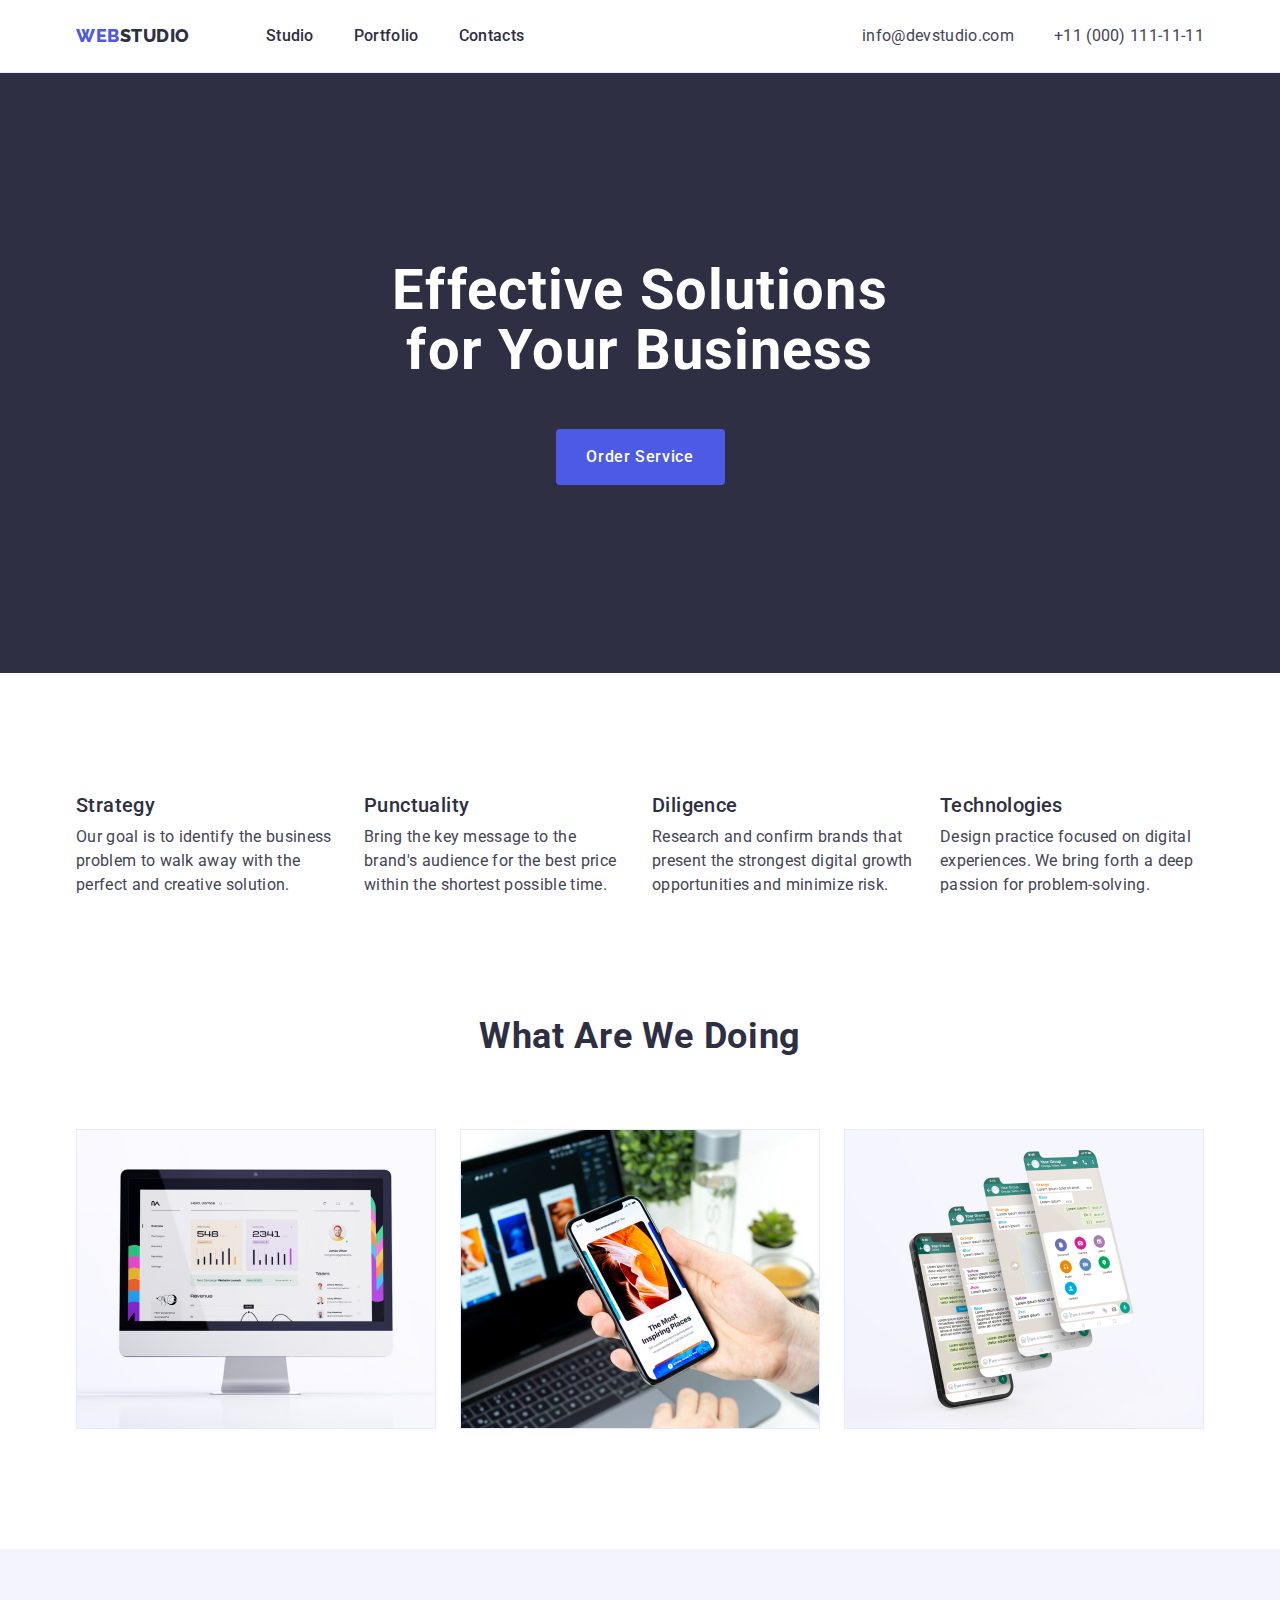
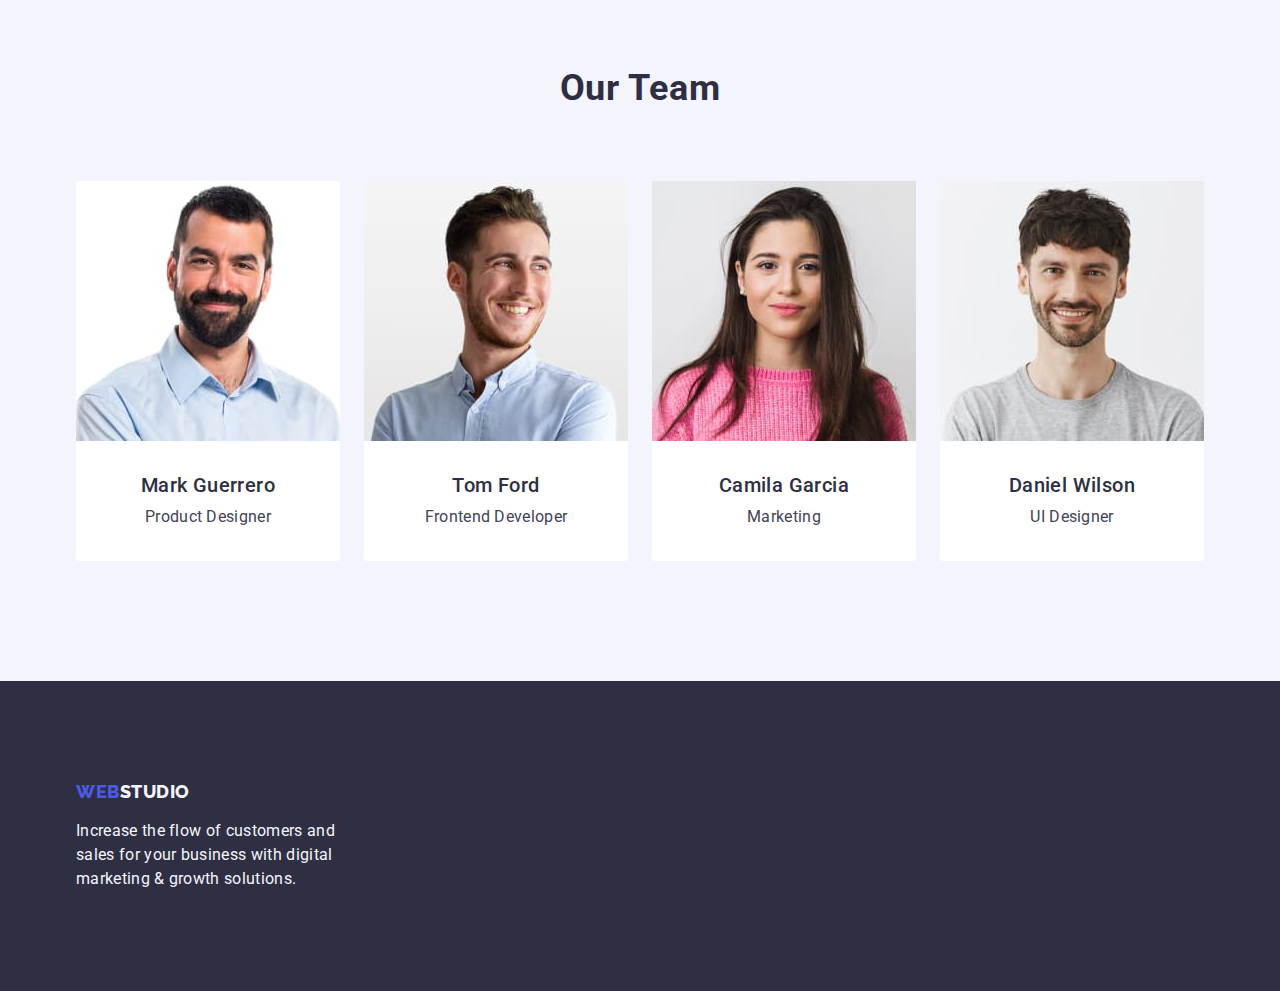
<file: index.html>
<!DOCTYPE html>
<html lang="en">
  <head>
    <meta charset="UTF-8" />
    <meta http-equiv="X-UA-Compatible" content="IE=edge" />
    <meta name="viewport" content="width=, initial-scale=1.0" />
    <title>WebStudio</title>
    <link
      rel="stylesheet"
      href="https://cdnjs.cloudflare.com/ajax/libs/modern-normalize/1.1.0/modern-normalize.min.css"
    />
    <link rel="preconnect" href="https://fonts.googleapis.com" />
    <link rel="preconnect" href="https://fonts.gstatic.com" crossorigin />
    <link
      href="https://fonts.googleapis.com/css2?family=Raleway:wght@800&family=Roboto:wght@400;500;700&display=swap"
      rel="stylesheet"
    />
    <link rel="stylesheet" href="./css/styles.css" />
  </head>
  <body>
    <header class="page-header">
      <div class="header-container container">
        <nav class="page-nav">
          <a class="logo-header link" href="./index.html"
            >Web<span class="logo-header-studio">Studio</span>
          </a>

          <ul class="list menu menu-item">
            <li class="port-button-descr">
              <a class="menu-link link" href="./index.html">Studio</a>
            </li>
            <li class="port-button-descr">
              <a class="menu-link link" href="./portfolio.html">Portfolio</a>
            </li>
            <li class="port-button-descr">
              <a class="menu-link link" href="">Contacts</a>
            </li>
          </ul>
        </nav>
        <address class="contact">
          <ul class="contact-menu list">
            <li>
              <a class="contact-info link" href="mailto:info@devstudio.com"
                >info@devstudio.com</a
              >
            </li>
            <li>
              <a class="contact-info link" href="tel:+110001111111"
                >+11 (000) 111-11-11</a
              >
            </li>
          </ul>
        </address>
      </div>
    </header>
    <main>
      <section class="hero">
        <div class="container">
          <h1 class="main-title">Effective Solutions for Your Business</h1>
          <button type="button" class="hero-button menu-link">
            Order Service
          </button>
        </div>
      </section>
      <section class="section-descr section">
        <div class="container">
          <h2 class="hidden-block" hidden>features</h2>
          <ul class="section-descr-menu list">
            <li class="title-container">
              <h3 class="title-description">Strategy</h3>
              <p class="par-description">
                Our goal is to identify the business problem to walk away with
                the perfect and creative solution.
              </p>
            </li>
            <li class="title-container">
              <h3 class="title-description">Punctuality</h3>
              <p class="par-description">
                Bring the key message to the brand's audience for the best price
                within the shortest possible time.
              </p>
            </li>
            <li class="title-container">
              <h3 class="title-description">Diligence</h3>
              <p class="par-description">
                Research and confirm brands that present the strongest digital
                growth opportunities and minimize risk.
              </p>
            </li>
            <li class="title-container">
              <h3 class="title-description">Technologies</h3>
              <p class="par-description">
                Design practice focused on digital experiences. We bring forth a
                deep passion for problem-solving.
              </p>
            </li>
          </ul>
        </div>
      </section>
      <!--What are we doing-->
      <section class="section-work">
        <div class="container">
          <h2 class="caption">What are we doing</h2>
          <ul class="section-work-menu list">
            <li class="imag-items">
              <img src="./images/img1.jpg" alt="screen" width="360" />
            </li>
            <li class="imag-items">
              <img src="./images/img2.jpg" alt="phone" width="360" />
            </li>
            <li class="imag-items">
              <img src="./images/img3.jpg" alt="phonescreen" width="360" />
            </li>
          </ul>
        </div>
      </section>
      <!--Our team-->
      <section class="section-team section">
        <div class="container">
          <h2 class="caption">Our Team</h2>
          <ul class="section-team-list list">
            <li class="section-team-item">
              <img src="./images/markguerro.jpg" alt="person" width="264" />
              <div class="person-descr">
                <h3 class="people">Mark Guerrero</h3>
                <p class="job-title">Product Designer</p>
              </div>
            </li>
            <li class="section-team-item">
              <img src="./images/tomford.jpg" alt="person" width="264" />
              <div class="person-descr">
                <h3 class="people">Tom Ford</h3>
                <p class="job-title">Frontend Developer</p>
              </div>
            </li>
            <li class="section-team-item">
              <img src="./images/camila-garcia.jpg" alt="person" width="264" />
              <div class="person-descr">
                <h3 class="people">Camila Garcia</h3>
                <p class="job-title">Marketing</p>
              </div>
            </li>
            <li class="section-team-item">
              <img src="./images/danielwilson.jpg" alt="person" width="264" />
              <div class="person-descr">
                <h3 class="people">Daniel Wilson</h3>
                <p class="job-title">UI Designer</p>
              </div>
            </li>
          </ul>
        </div>
      </section>
    </main>
    <!--bottom-->
    <footer class="footer-location">
      <div class="container">
        <a class="logo-footer link" href="./index.html"
          >Web<span class="logo-footer-studio">Studio</span>
        </a>
        <p class="footer-text">
          Increase the flow of customers and sales for your business with
          digital marketing & growth solutions.
        </p>
      </div>
    </footer>
  </body>
</html>
</file>
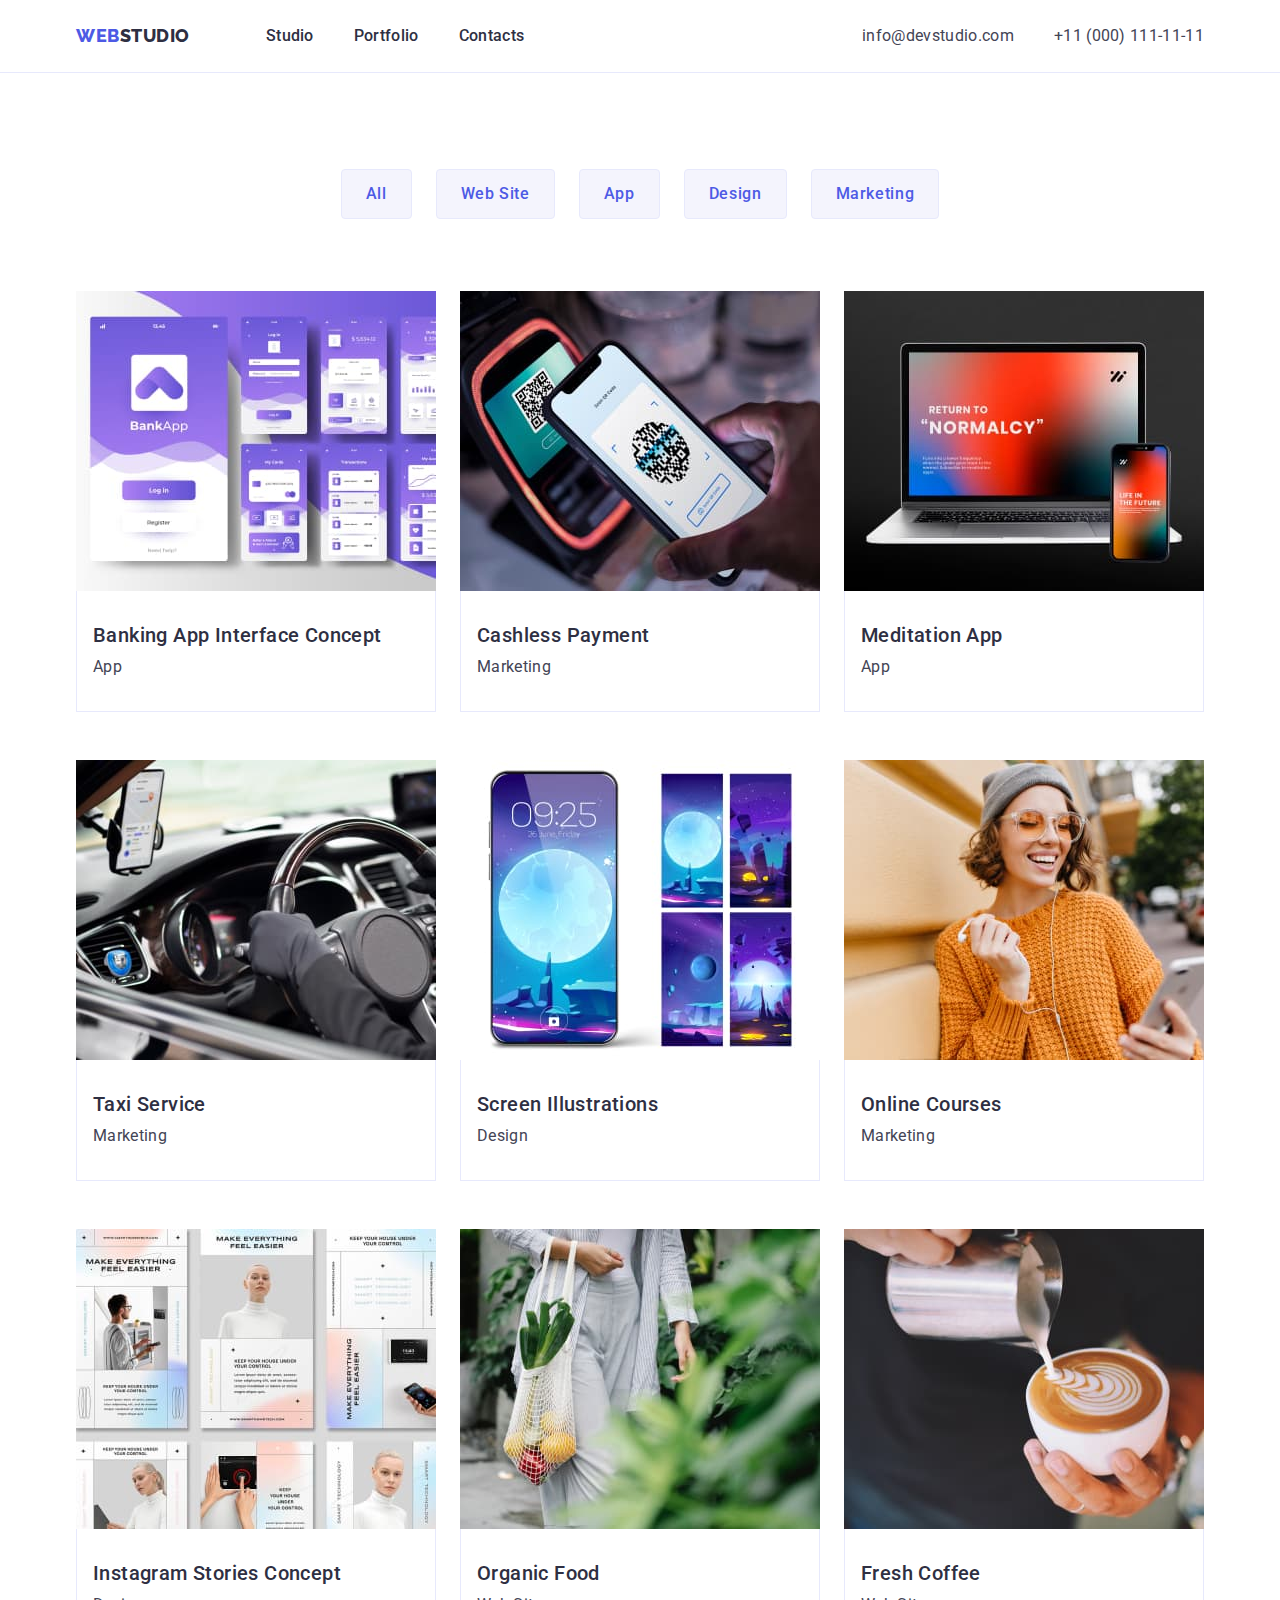
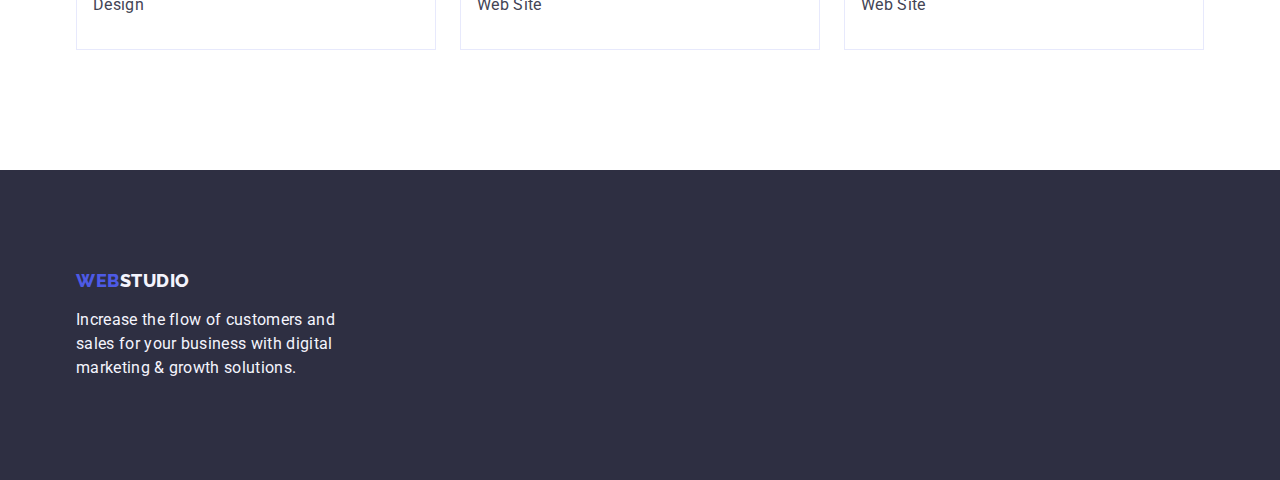
<file: portfolio.html>
<!DOCTYPE html>
<html lang="en">
  <head>
    <meta charset="UTF-8" />
    <meta http-equiv="X-UA-Compatible" content="IE=edge" />
    <meta name="viewport" content="width=device-width, initial-scale=1.0" />
    <title>Portfolio</title>
    <link
      rel="stylesheet"
      href="https://cdnjs.cloudflare.com/ajax/libs/modern-normalize/1.1.0/modern-normalize.min.css"
    />
    <link rel="preconnect" href="https://fonts.googleapis.com" />
    <link rel="preconnect" href="https://fonts.gstatic.com" crossorigin />
    <link
      href="https://fonts.googleapis.com/css2?family=Raleway:wght@800&family=Roboto:wght@400;500;700&display=swap"
      rel="stylesheet"
    />
    <link rel="stylesheet" href="./css/styles.css" />
  </head>
  <body>
    <!--HEADER-->
    <header class="page-header">
      <div class="header-container container">
        <nav class="page-nav">
          <!--Logo-->
          <a class="logo-header link" href="./index.html"
            >Web
            <span class="logo-header-studio">Studio</span>
          </a>
          <!--Navigation to other pages-->
          <ul class="menu list menu-item">
            <li class="port-button-descr">
              <a class="menu-link link" href="./index.html">Studio</a>
            </li>
            <li class="port-button-descr">
              <a class="menu-link link" href="./portfolio.html">Portfolio</a>
            </li>
            <li class="port-button-descr">
              <a class="menu-link link" href="">Contacts</a>
            </li>
          </ul>
        </nav>
        <address class="contact">
          <ul class="contact-menu list">
            <li>
              <a class="contact-info link" href="mailto:info@devstudio.com"
                >info@devstudio.com</a
              >
            </li>
            <li>
              <a class="contact-info link" href="tel:+110001111111"
                >+11 (000) 111-11-11</a
              >
            </li>
          </ul>
        </address>
      </div>
    </header>
    <main>
      <!--SECTION-->
      <section class="portfolio-buttoms">
        <div class="container">
          <h1 hidden>Filters</h1>
          <ul class="list menu-bottom">
            <li class="botton-descr">
              <button type="button" class="modal-button">All</button>
            </li>
            <li class="botton-descr">
              <button type="button" class="modal-button">Web Site</button>
            </li>
            <li class="botton-descr">
              <button type="button" class="modal-button">App</button>
            </li>
            <li class="botton-descr">
              <button type="button" class="modal-button">Design</button>
            </li>
            <li class="botton-descr">
              <button type="button" class="modal-button">Marketing</button>
            </li>
          </ul>
          <!--Pictures-->
          <ul class="portfolio-pics-list list">
            <li class="portfolio-item">
              <a class="portfolio-work-link link" href="">
                <img
                  class="portfolio-img"
                  src="./images/bahkingapp.jpg"
                  alt="Banking App"
                  width="360"
                />
                <div class="portfolio-container">
                  <h2 class="title-description">
                    Banking App Interface Concept
                  </h2>
                  <p class="par-description">App</p>
                </div>
              </a>
            </li>
            <li class="portfolio-item">
              <a class="portfolio-work-link link" href="">
                <img
                  class="portfolio-img"
                  src="./images/cashlesspayment.jpg"
                  alt="Cashless payment"
                  width="360"
                />
                <div class="portfolio-container">
                  <h2 class="title-description">Cashless Payment</h2>
                  <p class="par-description">Marketing</p>
                </div>
              </a>
            </li>
            <li class="portfolio-item">
              <a class="portfolio-work-link link" href="">
                <img
                  class="portfolio-img"
                  src="./images/meditationapp.jpg"
                  alt="Meditation App"
                  width="360"
                />
                <div class="portfolio-container">
                  <h2 class="title-description">Meditation App</h2>
                  <p class="par-description">App</p>
                </div>
              </a>
            </li>
            <li class="portfolio-item">
              <a class="portfolio-work-link link" href="">
                <img
                  class="portfolio-img"
                  src="./images/taxiservice.jpg"
                  alt="Taxi service"
                  width="360"
                />
                <div class="portfolio-container">
                  <h2 class="title-description">Taxi Service</h2>
                  <p class="par-description">Marketing</p>
                </div>
              </a>
            </li>
            <li class="portfolio-item">
              <a class="portfolio-work-link link" href="">
                <img
                  class="portfolio-img"
                  src="./images/screenillustration.jpg"
                  alt="Screen Illustrations"
                  width="360"
                />
                <div class="portfolio-container">
                  <h2 class="title-description">Screen Illustrations</h2>
                  <p class="par-description">Design</p>
                </div>
              </a>
            </li>
            <li class="portfolio-item">
              <a class="portfolio-work-link link" href="">
                <img
                  class="portfolio-img"
                  src="./images/onlinecourses.jpg"
                  alt="Online Courses"
                  width="360"
                />
                <div class="portfolio-container">
                  <h2 class="title-description">Online Courses</h2>
                  <p class="par-description">Marketing</p>
                </div>
              </a>
            </li>
            <li class="portfolio-item">
              <a class="portfolio-work-link link" href="">
                <img
                  class="portfolio-img"
                  src="./images/instagramstories.jpg"
                  alt="Instagram Stories Concept"
                  width="360"
                />
                <div class="portfolio-container">
                  <h2 class="title-description">Instagram Stories Concept</h2>
                  <p class="par-description">Design</p>
                </div>
              </a>
            </li>
            <li class="portfolio-item">
              <a class="portfolio-work-link link" href="">
                <img
                  class="portfolio-img"
                  src="./images/organicfood.jpg"
                  alt="Organic Food"
                  width="360"
                />
                <div class="portfolio-container">
                  <h2 class="title-description">Organic Food</h2>
                  <p class="par-description">Web Site</p>
                </div>
              </a>
            </li>
            <li class="portfolio-item">
              <a class="portfolio-work-link link" href="">
                <img
                  class="portfolio-img"
                  src="./images/freshcoffee.jpg"
                  alt="Fresh Coffee"
                  width="360"
                />
                <div class="portfolio-container">
                  <h2 class="title-description">Fresh Coffee</h2>
                  <p class="par-description">Web Site</p>
                </div>
              </a>
            </li>
          </ul>
        </div>
      </section>
    </main>
    <!--bottom-->
    <footer class="footer-location">
      <div class="container">
        <a class="logo-footer link" href="./portfolio.html"
          >Web<span class="logo-footer-studio">Studio</span>
        </a>
        <p class="footer-text">
          Increase the flow of customers and sales for your business with
          digital marketing & growth solutions.
        </p>
      </div>
    </footer>
  </body>
</html>
</file>
<file: css/styles.css>
/* :root {
--main-font-family: 'Roboto', sans-serif;
--secondary-font-family: "Raleway", sans-serif;
--primary-text-color: #434455;
--title-text-color: #2e2f42;
--accent-color: #4d5ae5;
--primary-white-color: #fff;
--hero-background-color: #2e2f42;
--secondary-background-color: #f4f4fd;
--button-focus-color: #404bbf;} */


h1,
h2,
h3,
h3,
p {
    margin-bottom: 0;
    margin-top: 0;
}

ul,
ol {
    margin-top: 0;
    margin-bottom: 0;
    padding-left: 0;
}

img {
    display: block;
}

body {
    font-family: 'Roboto', sans-serif;
    letter-spacing: 0.02em;
    color: #434455;
    background-color: #fff;
}

.section {
    padding-bottom: 120px;
    padding-top: 120px;
}

.list {
    list-style: none;
}

.link {
    text-decoration: none;
}





.container {
    width: 1158px;
    margin-left: auto;
    margin-right: auto;
    padding: 0 15px 0 15px;

}

.page-header {
    display: flex;
    align-items: center;
    border-bottom: 1px solid #e7e9fc;


}

.header-container {
    justify-content: space-between;
    display: flex;
    width: 1158px;
    margin: 0 auto;
    padding: 0 15px 0 15px;
}

.page-nav {
    display: flex;
    align-items: center;
}

.menu {
    display: flex;
    align-items: center;
    gap: 40px;

}

.menu-link:not(:last-child) {
    margin-right: 10px;
}

.logo-header {
    font-family: 'Raleway', sans-serif;
    font-weight: 800;
    font-size: 18px;
    line-height: 1.17;
    display: flex;
    align-items: center;
    letter-spacing: 0.03em;
    text-transform: uppercase;
    color: #4d5ae5;
    margin-right: 76px;
    padding: 24px 0;



}

.logo-header-studio {
    font-family: 'Raleway', sans-serif;
    font-weight: 800;
    font-size: 18px;
    line-height: 1.17;
    display: flex;
    align-items: center;
    letter-spacing: 0.03em;
    text-transform: uppercase;
    color: #2E2F42;
}

.menu-link {
    font-family: 'Roboto', sans-serif;
    font-weight: 500;
    font-size: 16px;
    line-height: 1.5;
    letter-spacing: 0.02em;
    color: #2E2F42;
    padding: 24px 0;
}

.menu {
    display: flex;
    gap: 40px;
}

.port-button-descr {
    padding: 24px 0;
}


.menu-link:hover,
.menu-link:focus {
    color: #404BBF;
}



.contact-menu {
    display: flex;
    gap: 40px;
    padding-top: 24px;
    padding-bottom: 24px;


}

.contact-info {
    font-family: 'Roboto', sans-serif;
    font-style: normal;
    font-weight: 400;
    font-size: 16px;
    line-height: 1.5;
    letter-spacing: 0.02em;
    color: #434455;

    margin-left: auto;

}

.contact-info:hover,
.contact-info:focus {
    color: #404bbf;
}

.modal-button {
    font-family: 'Roboto', sans-serif;
    font-weight: 500;
    font-size: 16px;
    line-height: 1.5;
    display: flex;
    align-items: center;
    letter-spacing: 0.04em;
    cursor: pointer;
    color: #4d5ae5;
    background: #F4F4FD;
    padding: 12px 24px;
    border: 1px solid #e7e9fc;
    border-radius: 4px;
}

.modal-button:hover,
.modal-button:focus {
    color: #FFFFFF;
    background-color: #404BBF;
    border: 1px solid transparent;
}

.hero-button {
    font-family: 'Roboto', sans-serif;
    padding-left: 30px;
    padding-right: 30px;
    padding-top: 15px;
    padding-bottom: 15px;
    font-weight: 500;
    font-size: 16px;
    line-height: 1.5;
    display: flex;
    align-items: center;
    letter-spacing: 0.04em;
    cursor: pointer;
    color: #ffffff;
    background-color: #4D5AE5;
    border-radius: 4px;
    display: block;
    min-width: 169px;
    height: 56px;
    border: none;
    margin: 0 auto;

}

.hero-button:hover,
.hero-button:focus {
    background-color: #404BBF;
    color: #ffffff;
}

.menu-bottom {
    display: flex;
    justify-content: center;
    gap: 24px;
    margin-bottom: 72px;
}

.botton-desc {
    padding: 12px 24px;
    border: 1px solid #e7e9fc;
    border-radius: 4px;
}

.main-title {
    font-family: 'Roboto', sans-serif;
    font-weight: 700;
    font-size: 56px;
    line-height: 1.07;
    text-align: center;
    letter-spacing: 0.02em;
    color: #FFFFFF;
    background: #2E2F42;
    align-self: center;
    height: 120px;
    max-width: 496px;
    margin: 0 auto;
    margin-bottom: 48px;
}

.title-description {
    font-family: 'Roboto', sans-serif;
    font-style: normal;
    font-weight: 500;
    font-size: 20px;
    line-height: 1.2;
    letter-spacing: 0.02em;
    color: #2E2F42;
    margin-bottom: 8px;


}






.section-descr {
    padding-top: 120px;
    padding-bottom: 120px;
}

.section-descr-menu {
    display: flex;
    gap: 24px;

}

.par-description {
    font-family: 'Roboto', sans-serif;
    font-style: normal;
    font-weight: 400;
    font-size: 16px;
    line-height: 1.5;
    letter-spacing: 0.02em;
    color: #434455;
}

.section-work-menu {
    display: flex;
    gap: 24px;
}

.section-work {
    padding-top: o;
    padding-bottom: 120px;
}

.imag-items {
    width: calc((100% - 48px) / 3);
}

.caption {
    font-family: 'Roboto', sans-serif;
    font-weight: 700;
    font-size: 36px;
    line-height: 1.11;
    text-align: center;
    letter-spacing: 0.02em;
    text-transform: capitalize;
    color: #2E2F42;
    margin-bottom: 72px;


}

.first-item {
    display: flex;

}

.people {
    font-family: 'Roboto', sans-serif;
    font-weight: 500;
    font-size: 20px;
    line-height: 1.2;
    letter-spacing: 0.02em;
    color: #2E2F42;
    margin-bottom: 8px;
    text-align: center;

}

.job-title {
    font-family: 'Roboto', sans-serif;
    font-weight: 400;
    font-size: 16px;
    line-height: 1.5;
    letter-spacing: 0.02em;
    color: #434455;
    text-align: center;

}

.footer-location {
    background-color: #2E2F42;
    padding-top: 100px;
    padding-bottom: 100px;
}

.logo-footer {
    font-family: 'Raleway', sans-serif;
    font-weight: 800;
    font-size: 18px;
    line-height: 1.17;
    display: flex;
    align-items: center;
    letter-spacing: 0.03em;
    text-transform: uppercase;
    color: #4d5ae5;
    margin-right: 76px;
    display: inline-block;
    margin-bottom: 16px;
}

.logo-footer-studio {
    font-family: "Raleway", sans-serif;
    font-style: normal;
    font-weight: 800;
    font-size: 18px;
    line-height: 1.16;
    letter-spacing: 0.03em;
    text-transform: uppercase;
    color: #F4F4FD;
}

.footer-text {
    font-family: 'Roboto';
    font-style: normal;
    font-weight: 400;
    font-size: 16px;
    line-height: 24px;
    letter-spacing: 0.02em;
    color: #F4F4FD;
    max-width: 264px;
}

.hero {
    background-color: #2e2f42;

    padding: 188px 0 188px;
}

.section-team {
    background-color: #F4F4FD;
    padding: 120px 0;

}

.section-team-list {
    display: flex;
    gap: 24px;
}

.section-team-item {
    background-color: #FFFFFF;
    width: calc((100% - 72px) / 4);
    border-radius: 0px 0px 4px 4px;
}

.person-descr {
    padding: 32px 16px;

}


.title-description {
    font-weight: 500;
    font-size: 20px;
    line-height: 1.2;
    letter-spacing: 0.02em;
    color: #2e2f42;
    margin-bottom: 8px;

}

.title-container {
    width: calc((100% - 72px) / 4);
}

.par-description {
    font-weight: 400;
    font-size: 16px;
    line-height: 1.5;
    letter-spacing: 0.02em;
    color: #434455;
}

.portfolio-buttoms {
    padding: 96px 0 120px;
}

.portfolio-pics-list {
    display: flex;
    flex-wrap: wrap;
    column-gap: 24px;
    row-gap: 48px;
}

.portfolio-item {
    width: calc((100% - 48px) / 3);
}

.portfolio-container {
    padding: 32px 16px;
    border: 1px solid #e7e9fc;
    border-top: none;
}
</file>
